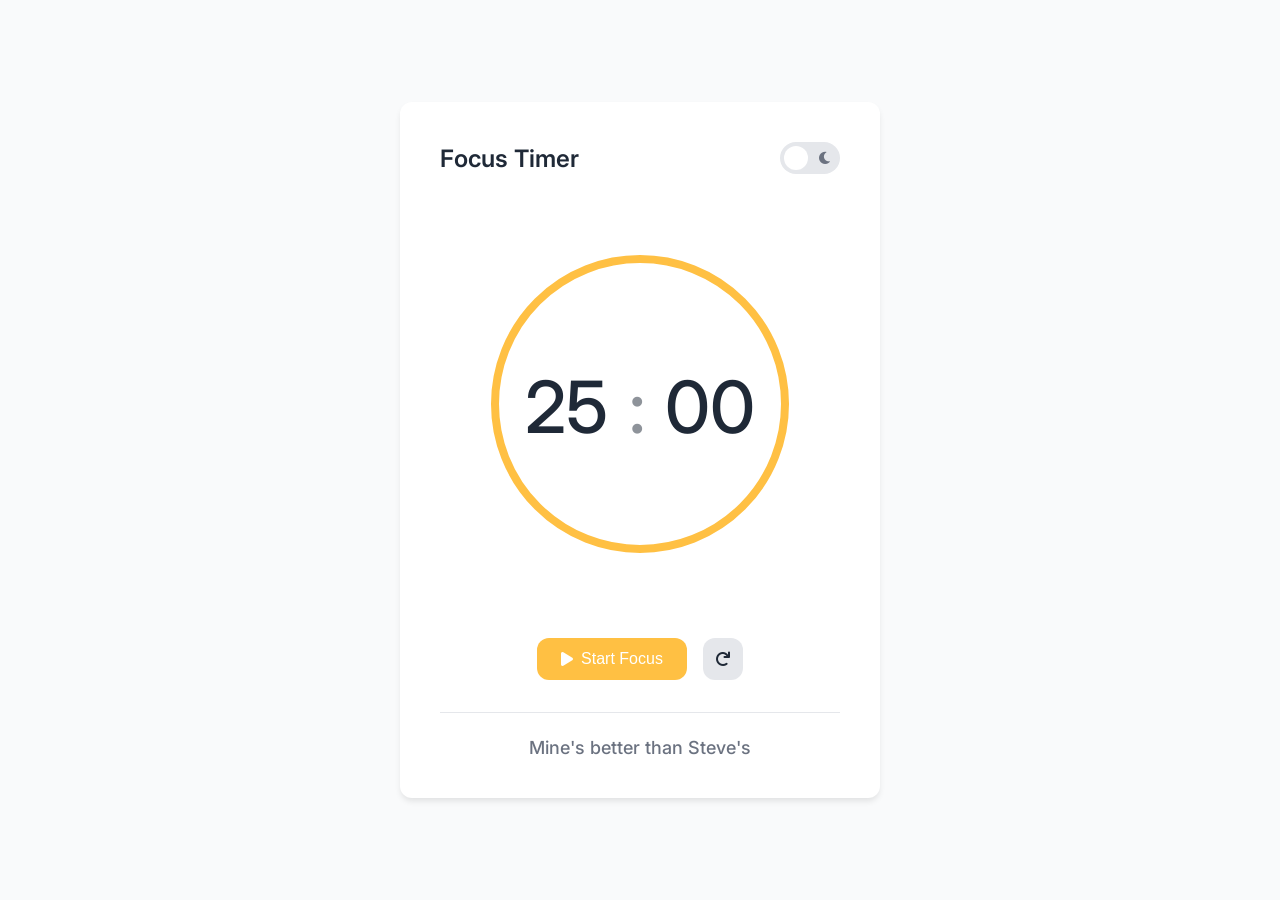
<file: index.html>
<!DOCTYPE html>
<html lang="en">
<head>
    <meta charset="UTF-8">
    <meta name="viewport" content="width=device-width, initial-scale=1.0">
    <title>Focus Timer</title>
    <link rel="stylesheet" href="styles.css">
    <link rel="preconnect" href="https://fonts.googleapis.com">
    <link rel="preconnect" href="https://fonts.gstatic.com" crossorigin>
    <link href="https://fonts.googleapis.com/css2?family=Inter:wght@400;500;600&display=swap" rel="stylesheet">
    <link href="https://cdnjs.cloudflare.com/ajax/libs/font-awesome/6.0.0/css/all.min.css" rel="stylesheet">
</head>
<body>
    <div class="container">
        <div class="header">
            <h1>Focus Timer</h1>
            <div class="theme-toggle">
                <label class="switch">
                    <input type="checkbox" id="mode-toggle">
                    <span class="slider">
                        <i class="fas fa-sun"></i>
                        <i class="fas fa-moon"></i>
                    </span>
                </label>
            </div>
        </div>
        <div class="timer-container">
            <div class="timer">
                <span id="minutes">25</span>
                <span class="separator">:</span>
                <span id="seconds">00</span>
            </div>
            <div class="progress-ring">
                <svg class="progress" viewBox="0 0 320 320">
                    <circle class="progress-ring-circle" cx="160" cy="160" r="145" />
                </svg>
            </div>
        </div>
        <div class="controls">
            <button id="start-pause" class="primary-btn start-btn">
                <i class="fas fa-play"></i>
                <span>Start Focus</span>
            </button>
            <button id="reset" class="secondary-btn">
                <i class="fas fa-redo"></i>
            </button>
        </div>
        <div class="bottom-text">
            <span>Mine's better than Steve's</span>
        </div>
    </div>
    <script src="script.js"></script>
</body>
</html>
</file>
<file: styles.css>
:root {
    --primary-color: #FFC043;
    --primary-hover: #FFB321;
    --secondary-color: #E5E7EB;
    --secondary-hover: #D1D5DB;
    --text-primary: #1F2937;
    --text-secondary: #6B7280;
    --background: #F9FAFB;
    --card-background: #FFFFFF;
    --success-color: #10B981;
    --warning-color: #F59E0B;
    --danger-color: #EF4444;
    --shadow-sm: 0 1px 2px 0 rgba(0, 0, 0, 0.05);
    --shadow: 0 4px 6px -1px rgba(0, 0, 0, 0.1);
    --radius: 12px;
}

[data-theme="dark"] {
    --primary-color: #818CF8;
    --primary-hover: #6B7ED6;
    --secondary-color: #374151;
    --secondary-hover: #4B5563;
    --text-primary: #F9FAFB;
    --text-secondary: #9CA3AF;
    --background: #111827;
    --card-background: #1F2937;
}

* {
    margin: 0;
    padding: 0;
    box-sizing: border-box;
}

body {
    font-family: 'Inter', sans-serif;
    background-color: var(--background);
    color: var(--text-primary);
    display: flex;
    justify-content: center;
    align-items: center;
    min-height: 100vh;
    transition: background-color 0.3s ease;
}

.container {
    background-color: var(--card-background);
    padding: 2.5rem;
    border-radius: var(--radius);
    box-shadow: var(--shadow);
    width: 100%;
    max-width: 480px;
    margin: 1rem auto;
    position: relative;
    overflow: hidden;
}

.header {
    display: flex;
    justify-content: space-between;
    align-items: center;
    margin-bottom: 2rem;
}

.header h1 {
    font-size: 1.5rem;
    font-weight: 600;
}

.timer-container {
    position: relative;
    display: flex;
    justify-content: center;
    align-items: center;
    margin: 2rem 0;
    width: 100%;
    aspect-ratio: 1;
}

.timer {
    font-size: 4.5rem;
    font-weight: 500;
    position: absolute;
    z-index: 2;
}

.separator {
    opacity: 0.5;
    margin: 0 0.2rem;
}

.progress-ring {
    position: relative;
    width: 100%;
    max-width: 320px;
    aspect-ratio: 1;
}

.progress-ring svg {
    width: 100%;
    height: 100%;
}

.progress-ring-circle {
    fill: none;
    stroke: var(--primary-color);
    stroke-width: 8;
    stroke-linecap: round;
    transform: rotate(-90deg);
    transform-origin: 50% 50%;
    transition: stroke-dashoffset 0.3s ease;
}

.controls {
    display: flex;
    gap: 1rem;
    justify-content: center;
    margin: 2rem 0;
}

.primary-btn, .secondary-btn {
    display: flex;
    align-items: center;
    gap: 0.5rem;
    padding: 0.75rem 1.5rem;
    border: none;
    border-radius: var(--radius);
    font-size: 1rem;
    font-weight: 500;
    cursor: pointer;
    transition: all 0.2s ease;
}

.primary-btn {
    background-color: var(--primary-color);
    color: white;
}

.primary-btn:hover {
    background-color: var(--primary-hover);
}

.secondary-btn {
    background-color: var(--secondary-color);
    color: var(--text-primary);
    padding: 0.75rem;
}

.secondary-btn:hover {
    background-color: var(--secondary-hover);
}

.bottom-text {
    margin-top: 2rem;
    padding-top: 1.5rem;
    border-top: 1px solid var(--secondary-color);
    text-align: center;
    color: var(--text-secondary);
    font-size: 1.125rem;
    font-weight: 500;
}

/* Theme Toggle Switch */
.switch {
    position: relative;
    display: inline-block;
    width: 60px;
    height: 32px;
}

.switch input {
    opacity: 0;
    width: 0;
    height: 0;
}

.slider {
    position: absolute;
    cursor: pointer;
    top: 0;
    left: 0;
    right: 0;
    bottom: 0;
    background-color: var(--secondary-color);
    border-radius: 32px;
    transition: 0.3s;
    display: flex;
    align-items: center;
    justify-content: space-between;
    padding: 0 0.5rem;
}

.slider i {
    font-size: 0.875rem;
    color: var(--text-secondary);
}

.slider:before {
    position: absolute;
    content: "";
    height: 24px;
    width: 24px;
    left: 4px;
    bottom: 4px;
    background-color: white;
    border-radius: 50%;
    transition: 0.3s;
}

input:checked + .slider {
    background-color: var(--primary-color);
}

input:checked + .slider:before {
    transform: translateX(28px);
}

@media (max-width: 480px) {
    .container {
        padding: 1.25rem;
        margin: 0.5rem;
        max-width: calc(100% - 1rem);
    }

    .timer {
        font-size: 3rem;
    }

    .progress-ring {
        max-width: 260px;
    }

    .controls {
        margin: 1.5rem 0;
    }

    .primary-btn, .secondary-btn {
        padding: 0.625rem 1.25rem;
    }

    .secondary-btn {
        padding: 0.625rem;
    }
}

@media (max-width: 360px) {
    .timer {
        font-size: 2.5rem;
    }

    .progress-ring {
        max-width: 220px;
    }
}
</file>
